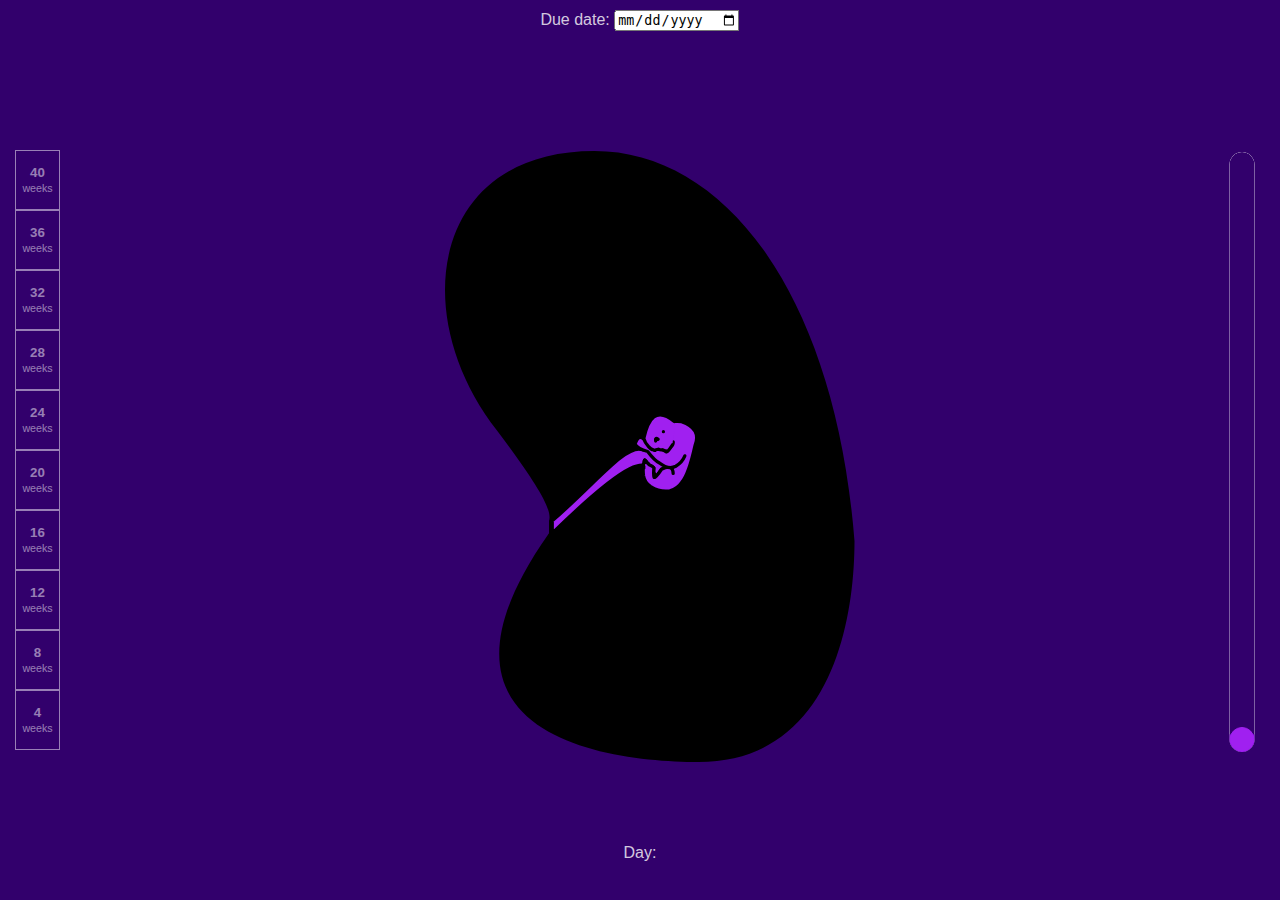
<file: index.html>
<!DOCTYPE html>
<html lang="en">
<head>
    <meta charset="UTF-8">
    <meta name="viewport" content="width=device-width, initial-scale=1.0">
    <title>Document</title>
    <link rel="stylesheet" href="style.css">
</head>
<body>
    <svg viewBox="0 0 100 100" id="babyProgression">
        <path d="M 36 62.8 C 14 94 45 98 59 98 C 79 98 83 77 83 64 C 80 26 63 4 43 4 C 18 4 14 29 28 47 C 34 55 36.6 59.2 36 60.9 Z" />
        <g fill="#A020F0" stroke="#000" stroke-linecap="round" stroke-linejoin="round" stroke-width="0.5">
            <path class="umbilical" d="">
                <animate attributeName="d" values="M 53.7 50.3 Q 52.2 50.3 50.2 49.7 C 47.6 49 42.9 55.3 36.5 60.9 V 62.8 C 49.1 50.3 50.8 51.5 52 53.1 Q 53.1 55.5 54.7 54.4 C 56.9 52.6 57 49.1 53.7 50.3; M 56 51 Q 53.7 50.8 50.7 53.2 C 48.8 53.3 46.8 53.4 36.5 60.9 V 62.8 C 47.2 55.6 48.5 54.9 52 56 Q 54 57 55.6 55.5 C 58 53 59 51 56 51; M 56 48 Q 53.4 53 54.1 55.7 C 51.4 57 50 53 36.5 60.9 V 62.8 C 50 55 50 58 55 57 Q 55 59 57.6 58.7 C 62 58 59 42 56 48; M 58 47 Q 53.4 53 55.5 57.7 C 51.4 57 51.8 55.7 36.5 60.9 V 62.8 C 50.2 56.3 52.3 60 56.2 59.3 Q 58 62 60.9 60.4 C 65 58 61 43 58 47; M 59 46 Q 54 53 54 59 C 48 56 42 59 36.5 60.9 V 62.8 C 42 61 49 58 54 61 Q 55 66 58 64 C 67 58 63 43 59 46; M 58 46 Q 55 52 58 60 C 55 58 45 63 36.5 60.9 V 62.8 C 46 65 51 60 58 62 Q 64 66 65 64 C 69 56 62 38 58 46; M 60 46 Q 56 49 55 61 C 46.3 58 41.3 59.5 36.5 60.9 V 62.8 C 49.4 60.7 55.5 63.8 56.6 69 Q 60 75 66 69 C 74 61 67 41 60 46; M 60 43 Q 55 47 53 58 C 42.5 64.4 41.2 60.7 36.5 60.9 V 62.8 C 47.2 63.5 50.9 64.2 54 65 Q 59 80 69 70 C 77 61 68 37 60 43;  M 56 48 Q 47 57 46.5 63.3 C 44 63.8 43.6 62.7 36.5 60.9 V 62.8 C 42.2 63.5 43.8 66 46.5 66.3 Q 65 89 71 74 C 78 57 71 33 56 48; M 53 48 Q 45 57 44.6 69.2 C 40.4 67.9 46.8 63.9 36.5 60.9 V 62.8 C 44 64.5 37.6 69.7 44.4 71.7 Q 63 99 71.1 79.6 C 84 46 62 37 53 48" dur="100s" begin="0" repeatCount="none" fill="freeze" />
            </path>
            <path class="bodyHead" d="">
                <animate attributeName="d" values="M 55.1 53.6 Q 55.2 52 53.4 52.8 Q 52.4 54.3 52.2 54.1 Q 52.1 53.7 52.2 52.6 A 1 1 0 0 0 51.9 52.3 L 51.5 52.1 L 51.4 52 A 1 1 0 0 0 51.1 51.7 L 51 51.5 L 50.8 51.3 A 1 1 0 0 0 50.7 51.6 L 50.7 51.8 L 50.6 52 A 1 1 0 0 0 50.7 52.3 Q 50.5 52.3 50.7 52.4 Q 50.5 52.4 50.6 53.6 Q 50.7 54.7 51.6 55.4 Q 53 56.4 54.5 56.2 Q 55.7 55.8 56.3 54.9 Q 57.3 53.7 58.3 49.4 Q 59.4 46.9 56.4 45.8 Q 55.9 45.7 55.3 45.8  C 52.6 43.5 51.7 45.3 50.7 48.1 Q 50.8 48.7 51.4 49.4 Q 51.8 49.9 52.1 49.9 Q 52.3 50.1 52.5 49.9 A 1 1 0 0 0 52.9 49.8 A 1 1 0 0 0 53.5 49.9 Q 53.9 50.1 54 50.1 Q 54 50.7 55 49.2; M 55.1 53.6 Q 52.8 53.3 52 55.4 Q 51.7 56 51.6 55.7 Q 51.2 55.7 51.1 55.3 A 1 1 0 0 0 50.4 55.2 L 50.4 55.2 L 50.4 55.2 A 1 1 0 0 0 50 55.3 L 50 55.3 L 49.6 55.3 A 1 1 0 0 0 49.7 55.3 L 49.4 55.6 L 49.2 55.9 A 1 1 0 0 0 48.9 56.4 Q 48.5 57.5 48.8 58.5 Q 49.1 59.2 49.7 59.3 Q 50.8 59.7 52.4 59.2 Q 54.5 58.7 56.3 57.7 Q 57.6 57 58.2 56.1 Q 60.3 54.5 60.8 48.8 Q 61.1 44.2 56.5 43.2 Q 55.6 43.1 54.9 42.7 C 50.2 39.9 44.4 44.4 48.8 49.8 Q 49.4 50.6 50 50.7 Q 50.4 50.8 50.8 50.7 Q 51.2 51.1 51.5 50.9 A 1 1 0 0 0 52 50.8 A 1 1 0 0 0 52.8 50.9 Q 53.1 51.1 53.6 50.8 Q 54 50.7 55 49.2; M 56.9 57.6 Q 52.6 55.9 52 58.5 Q 51.5 59.6 51.6 61.6 Q 50.5 61.9 49.7 61.8 A 1 1 0 0 0 49.4 62.4 L 49.5 62.4 L 49.4 62.4 A 1 1 0 0 0 49.6 62.6 L 49.6 62.6 L 49.8 62.8 A 1 1 0 0 0 49.8 62.8 L 50.1 63 L 50.1 62.9 A 1 1 0 0 0 50.5 63.1 Q 51.1 62.8 51.8 62.9 Q 52.8 62.9 52.7 61.8 Q 52.8 60.7 53.1 59.1 Q 53.3 58.3 56.4 60.2 Q 59.1 61.2 60.1 58.1 Q 60.6 55.5 61.1 51.1 Q 61.9 47.9 58.7 43.6 Q 58.2 43 57.8 41.9 C 54.5 32.7 44.1 40.7 48.5 45.3 Q 49.5 46 50.2 46.3 Q 50.7 46.5 50.7 47 Q 50.7 47.9 51.9 48 A 1 1 0 0 0 52.2 48.1 A 1 1 0 0 0 52.6 48.3 Q 52.9 48.8 53.6 48.4 Q 55.6 47.3 56 45; M 58.7 59.3 Q 52.9 53.9 50.1 59.5 Q 48.7 64.3 48.1 64.6 Q 47.2 65.3 45.2 65.3 A 1 1 0 0 0 45.5 66.3 L 45.5 66.3 L 45.5 66.3 A 1 1 0 0 0 45.8 66.7 L 45.8 66.7 L 45.8 66.8 A 1 1 0 0 0 46 67.1 L 46 67.1 L 46.1 67.4 A 1 1 0 0 0 46.9 67.4 Q 48.2 66.9 49.2 66 Q 51.2 66.5 50.1 64 Q 51.5 62.4 52.8 59.5 Q 55.3 62.5 58.9 63.1 Q 61.4 63.4 62.2 61.3 Q 64.3 57.8 64 51.8 Q 64 46.8 60.4 44.1 Q 59.1 43.2 58.6 41.5 C 56.6 29.8 41.8 36.6 46.5 44.3 Q 47.2 45.6 48.6 46 Q 49 46 49.5 47.1 Q 49.3 48.1 50.8 48.1 A 1 1 0 0 0 51.5 48.6 A 1 1 0 0 0 52.2 48.8 Q 52.1 49.2 53.4 49 Q 55.6 47.3 56 45; M 56.8 62.7 Q 52.9 53.9 49.5 59.3 Q 47.8 62.4 45.7 65.5 Q 44.3 66.6 42.5 66.6 A 1 1 0 0 0 41.5 67.2 L 41.9 67.4 L 41.8 67.4 A 1 1 0 0 0 42.4 68 L 42.5 68.1 L 42.5 68.1 A 1 1 0 0 0 43 68.7 L 43.1 68.7 L 43.2 68.6 A 1 1 0 0 0 43.9 69 Q 45.9 68.3 46.5 67.9 Q 48.8 69 48 65.4 Q 51.5 62.4 51.9 60.7 Q 53.6 67.5 55 67.9 Q 56.7 68.3 58.9 66.2 Q 65.9 60.9 65 52.3 Q 64.5 46.7 62 44.4 Q 61.3 42.7 61.7 41.2 C 66.8 25.3 44.9 27.5 47.8 40.1 Q 48.3 41.8 49.4 42.2 Q 50 42.7 49.9 43.7 Q 49.6 45.2 50.9 44.9 A 1 1 0 0 0 51.9 46.1 A 1 1 0 0 0 52.8 47.1 Q 53.1 47.9 53.8 47.4 Q 57.4 45.1 58.5 43.5; M 63.6 63.2 Q 52.9 53.9 52.7 60.9 Q 52.2 66.9 51.8 70.1 Q 50.4 72.7 47.3 73 A 1 1 0 0 0 48.2 74.3 L 48.8 74.2 L 48.2 74.3 A 1 1 0 0 0 49.2 75.2 L 49.5 74.9 L 49.2 75.2 A 1 1 0 0 0 50 75.4 L 50.2 75.1 L 50 75.4 A 1 1 0 0 0 51.4 75.6 Q 53.3 73.7 54.1 72.7 Q 56 72.1 54.4 70 Q 55.7 67.9 56.7 64.4 Q 58.1 67.3 60.8 69.2 Q 62.2 70.5 64.8 68.4 Q 70.4 62.2 68.9 53.4 Q 67.6 45.4 61.8 40.8 Q 60.3 39.1 60.3 36.8 C 60.6 21.4 39.6 25.3 41.9 38.1 Q 42.6 41.9 46.3 43.2 Q 47.1 44 46.9 44.9 Q 47 46.1 48.6 45.5 A 1 1 0 0 0 50 46.5 A 1 1 0 0 0 51 46.9 Q 52.1 48.3 53.1 47.3 Q 56.1 44.8 56.4 41.5; M 59.7 67.7 Q 52.1 51.3 47.9 63 Q 47 70.1 48.1 72.5 Q 45.6 73.2 43.2 70.8 A 1 1 0 0 0 42.1 72.4 L 43 73.1 L 42.2 72.6 A 1 1 0 0 0 42 74.1 L 42.8 74.1 L 42 74.1 A 1 1 0 0 0 42.6 75.5 L 43 75.4 L 42.6 75.5 A 1 1 0 0 0 43 76.6 Q 45.1 76.5 48.5 77.1 Q 49.9 78 51 76.4 Q 51.3 72.4 52.6 69 Q 53.3 73 54.2 74.7 Q 55.5 78.1 60.8 76.5 Q 73.6 70 71.7 53 Q 70.2 43.8 63.2 39.8 Q 60.9 37.3 61.5 35.2 C 60.5 14.5 36.1 22.9 40.6 36.9 Q 42.3 41.8 46.9 42.2 Q 48.3 43 48 44 Q 48.1 45.6 49.9 45 A 1 1 0 0 0 51.4 46.1 A 1 1 0 0 0 52.7 46.9 Q 53.2 48.6 54.6 47.8 Q 59 45.4 59.4 40.2; M 64.3 71.3 Q 53.2 51.8 47.8 62.5 Q 45.5 68.9 49.1 75.7 Q 47.8 73.2 47.3 70.9 A 1 1 0 0 0 46.4 71.3 L 46.4 71.6 L 46.3 71.5 A 1 1 0 0 0 45.4 72.3 L 45.6 72.5 L 45.4 72.3 A 1 1 0 0 0 44.7 73.3 L 44.7 73.3 L 44.7 73.3 A 1 1 0 0 0 44.2 74.4 Q 45.6 75.6 48.4 79.2 Q 52.1 83.4 52.8 78.5 Q 53.5 76.5 52.6 69 Q 53.1 74.8 54 77.1 Q 57.7 83.2 63.8 79.9 Q 76.9 70.7 74.3 53.4 Q 72.5 44.1 67.6 41.4 Q 60.9 37.3 59.9 34.3 C 57.4 7.3 27.3 21.9 35.6 37 Q 38.9 42.2 43.9 42.8 Q 44.6 43 44.9 44.3 Q 45.6 46.6 47.5 45 A 1 1 0 0 0 49.2 46.3 A 1 1 0 0 0 50.8 47.2 Q 52 48.9 53.8 47.5 Q 58 43.2 57.2 37.5; M 64.3 71.3 Q 53.2 51.8 44 61.4 Q 40.7 65.3 46.8 79.8 Q 46 77.8 45.2 76 A 1 1 0 0 0 43 76.6 L 43.5 77.1 L 42.9 76.6 A 1 1 0 0 0 41.9 77.6 L 42.5 78.1 L 41.9 77.6 A 1 1 0 0 0 41.1 79 L 41.9 79.6 L 41.1 79 A 1 1 0 0 0 40.5 80.3 Q 43.3 84.1 47.9 85.3 Q 52.8 88.5 53.1 84.5 Q 49.9 79.1 49 70.8 Q 49.9 79.1 53.1 84.5 Q 60 89.6 66.2 87.9 Q 79.6 81 77.8 53.9 Q 76 42.9 67.6 37.4 Q 64.5 35.8 63.1 33.3 C 55.4 -1.1 26.5 15.1 28.2 30.9 Q 29.1 42.5 39.3 43.7 Q 41.7 43.3 42.2 45.4 Q 42.5 49 45.4 47.6 A 1 1 0 0 0 48 47.3 A 1 1 0 0 0 50.1 47.8 Q 51.4 49 52.1 48.4 Q 58 43.2 56.1 36.5; M 64.7 75.7 Q 50.8 52.3 41.3 62.7 Q 35.2 69.3 43.3 85.8 Q 41.1 81.9 40.4 81.4 A 1 1 0 0 0 38.9 82.5 L 39.5 83.2 L 38.9 82.4 A 1 1 0 0 0 37.4 83.6 L 38.4 84.6 L 37.4 83.6 A 1 1 0 0 0 36.1 85.1 L 37.2 86 L 36.7 85.6 A 1 1 0 0 0 35.6 87.2 Q 39.5 91.2 43.5 92.8 Q 50.2 97.6 51.7 92.7 Q 48.4 90.4 45.8 75 Q 48.4 90.3 51.7 92.7 Q 58.3 98.7 67.3 96.4 Q 85.9 87.5 81.9 54 Q 77.3 37.8 67.2 33.1 Q 64.4 31.6 63.2 27 C 57.7 -6.4 19.7 -0.2 20.6 27.2 Q 22.5 40.8 35 42 Q 37.7 42 37.5 45.5 Q 37.7 47.7 41.8 46.1 A 1 1 0 0 0 45.1 46.7 A 1 1 0 0 0 47.8 46.5 Q 48.2 48.3 50 47.7 Q 59.5 38.9 53.3 31.4" dur="100s" begin="0" repeatCount="none" fill="freeze" />
            </path>
            <path class="body" d="">
                <animate attributeName="d" values="M 55.1 53.6 Q 55.2 52 53.4 52.8 Q 52.4 54.3 52.2 54.1 Q 52.1 53.7 52.2 52.6 A 1 1 0 0 0 51.9 52.3 L 51.5 52.1 L 51.4 52 A 1 1 0 0 0 51.1 51.7 L 51 51.5 L 50.8 51.3 A 1 1 0 0 0 50.7 51.6 L 50.7 51.8 L 50.6 52 A 1 1 0 0 0 50.7 52.3 Q 50.5 52.3 50.7 52.4 Q 50.5 52.4 50.6 53.6 Q 50.7 54.7 51.6 55.4 Q 53 56.4 54.5 56.2 Q 55.7 55.8 56.3 54.9 Q 57.3 53.7 58.3 49.4 Q 59.4 46.9 56.4 45.8 Q 55.9 45.7 55.3 45.8; M 55.1 53.6 Q 52.8 53.3 52 55.4 Q 51.7 56 51.6 55.7 Q 51.2 55.7 51.1 55.3 A 1 1 0 0 0 50.4 55.2 L 50.4 55.2 L 50.4 55.2 A 1 1 0 0 0 50 55.3 L 50 55.3 L 49.6 55.3 A 1 1 0 0 0 49.7 55.3 L 49.4 55.6 L 49.2 55.9 A 1 1 0 0 0 48.9 56.4 Q 48.5 57.5 48.8 58.5 Q 49.1 59.2 49.7 59.3 Q 50.8 59.7 52.4 59.2 Q 54.5 58.7 56.3 57.7 Q 57.6 57 58.2 56.1 Q 60.3 54.5 60.8 48.8 Q 61.1 44.2 56.5 43.2 Q 55.6 43.1 54.9 42.7; M 56.9 57.6 Q 52.6 55.9 52 58.5 Q 51.5 59.6 51.6 61.6 Q 50.5 61.9 49.7 61.8 A 1 1 0 0 0 49.4 62.4 L 49.5 62.4 L 49.4 62.4 A 1 1 0 0 0 49.6 62.6 L 49.6 62.6 L 49.8 62.8 A 1 1 0 0 0 49.8 62.8 L 50.1 63 L 50.1 62.9 A 1 1 0 0 0 50.5 63.1 Q 51.1 62.8 51.8 62.9 Q 52.8 62.9 52.7 61.8 Q 52.8 60.7 53.1 59.1 Q 53.3 58.3 56.4 60.2 Q 59.1 61.2 60.1 58.1 Q 60.6 55.5 61.1 51.1 Q 61.9 47.9 58.7 43.6 Q 58.2 43 57.8 41.9; M 58.7 59.3 Q 52.9 53.9 50.1 59.5 Q 48.7 64.3 48.1 64.6 Q 47.2 65.3 45.2 65.3 A 1 1 0 0 0 45.5 66.3 L 45.5 66.3 L 45.5 66.3 A 1 1 0 0 0 45.8 66.7 L 45.8 66.7 L 45.8 66.8 A 1 1 0 0 0 46 67.1 L 46 67.1 L 46.1 67.4 A 1 1 0 0 0 46.9 67.4 Q 48.2 66.9 49.2 66 Q 51.2 66.5 50.1 64 Q 51.5 62.4 52.8 59.5 Q 55.3 62.5 58.9 63.1 Q 61.4 63.4 62.2 61.3 Q 64.3 57.8 64 51.8 Q 64 46.8 60.4 44.1 Q 59.1 43.2 58.6 41.5; M 56.8 62.7 Q 52.9 53.9 49.5 59.3 Q 47.8 62.4 45.7 65.5 Q 44.3 66.6 42.5 66.6 A 1 1 0 0 0 41.5 67.2 L 41.9 67.4 L 41.8 67.4 A 1 1 0 0 0 42.4 68 L 42.5 68.1 L 42.5 68.1 A 1 1 0 0 0 43 68.7 L 43.1 68.7 L 43.2 68.6 A 1 1 0 0 0 43.9 69 Q 45.9 68.3 46.5 67.9 Q 48.8 69 48 65.4 Q 51.5 62.4 51.9 60.7 Q 53.6 67.5 55 67.9 Q 56.7 68.3 58.9 66.2 Q 65.9 60.9 65 52.3 Q 64.5 46.7 62 44.4 Q 61.3 42.7 61.7 41.2; M 63.6 63.2 Q 52.9 53.9 52.7 60.9 Q 52.2 66.9 51.8 70.1 Q 50.4 72.7 47.3 73 A 1 1 0 0 0 48.2 74.3 L 48.8 74.2 L 48.2 74.3 A 1 1 0 0 0 49.2 75.2 L 49.5 74.9 L 49.2 75.2 A 1 1 0 0 0 50 75.4 L 50.2 75.1 L 50 75.4 A 1 1 0 0 0 51.4 75.6 Q 53.3 73.7 54.1 72.7 Q 56 72.1 54.4 70 Q 55.7 67.9 56.7 64.4 Q 58.1 67.3 60.8 69.2 Q 62.2 70.5 64.8 68.4 Q 70.4 62.2 68.9 53.4 Q 67.6 45.4 61.8 40.8 Q 60.3 39.1 60.3 36.8; M 59.7 67.7 Q 52.1 51.3 47.9 63 Q 47 70.1 48.1 72.5 Q 45.6 73.2 43.2 70.8 A 1 1 0 0 0 42.1 72.4 L 43 73.1 L 42.2 72.6 A 1 1 0 0 0 42 74.1 L 42.8 74.1 L 42 74.1 A 1 1 0 0 0 42.6 75.5 L 43 75.4 L 42.6 75.5 A 1 1 0 0 0 43 76.6 Q 45.1 76.5 48.5 77.1 Q 49.9 78 51 76.4 Q 51.3 72.4 52.6 69 Q 53.3 73 54.2 74.7 Q 55.5 78.1 60.8 76.5 Q 73.6 70 71.7 53 Q 70.2 43.8 63.2 39.8 Q 60.9 37.3 61.5 35.2; M 64.3 71.3 Q 53.2 51.8 47.8 62.5 Q 45.5 68.9 49.1 75.7 Q 47.8 73.2 47.3 70.9 A 1 1 0 0 0 46.4 71.3 L 46.4 71.6 L 46.3 71.5 A 1 1 0 0 0 45.4 72.3 L 45.6 72.5 L 45.4 72.3 A 1 1 0 0 0 44.7 73.3 L 44.7 73.3 L 44.7 73.3 A 1 1 0 0 0 44.2 74.4 Q 45.6 75.6 48.4 79.2 Q 52.1 83.4 52.8 78.5 Q 53.5 76.5 52.6 69 Q 53.1 74.8 54 77.1 Q 57.7 83.2 63.8 79.9 Q 76.9 70.7 74.3 53.4 Q 72.5 44.1 67.6 41.4 Q 60.9 37.3 59.9 34.3; M 64.3 71.3 Q 53.2 51.8 44 61.4 Q 40.7 65.3 46.8 79.8 Q 46 77.8 45.2 76 A 1 1 0 0 0 43 76.6 L 43.5 77.1 L 42.9 76.6 A 1 1 0 0 0 41.9 77.6 L 42.5 78.1 L 41.9 77.6 A 1 1 0 0 0 41.1 79 L 41.9 79.6 L 41.1 79 A 1 1 0 0 0 40.5 80.3 Q 43.3 84.1 47.9 85.3 Q 52.8 88.5 53.1 84.5 Q 49.9 79.1 49 70.8 Q 49.9 79.1 53.1 84.5 Q 60 89.6 66.2 87.9 Q 79.6 81 77.8 53.9 Q 76 42.9 67.6 37.4 Q 64.5 35.8 63.1 33.3; M 64.7 75.7 Q 50.8 52.3 41.3 62.7 Q 35.2 69.3 43.3 85.8 Q 41.1 81.9 40.4 81.4 A 1 1 0 0 0 38.9 82.5 L 39.5 83.2 L 38.9 82.4 A 1 1 0 0 0 37.4 83.6 L 38.4 84.6 L 37.4 83.6 A 1 1 0 0 0 36.1 85.1 L 37.2 86 L 36.7 85.6 A 1 1 0 0 0 35.6 87.2 Q 39.5 91.2 43.5 92.8 Q 50.2 97.6 51.7 92.7 Q 48.4 90.4 45.8 75 Q 48.4 90.3 51.7 92.7 Q 58.3 98.7 67.3 96.4 Q 85.9 87.5 81.9 54 Q 77.3 37.8 67.2 33.1 Q 64.4 31.6 63.2 27" dur="100s" begin="0" repeatCount="none" fill="freeze" />
            </path>
            <path class="arm" d="">
                <animate attributeName="d" values="M 55 48.8 Q 55.1 49 55 49.2 Q 54.7 49.5 54.3 50 Q 54.2 50.2 54.1 50.2 Q 53.7 49.9 50.9 48.5 A 1 1 0 0 0 50.8 48.4 Q 51.4 49.2 50.7 48.3 Q 49.9 47.1 49.2 48.8 Q 49.6 49.6 51.2 50 Q 52.2 51.5 53 52 Q 54.4 53.1 55.5 52.5 Q 56.5 51.9 56.9 50.9; M 56.9 48.2 Q 55.5 48.5 55.2 49.1 Q 54.7 49.5 54.3 50 Q 53.8 51 52.9 50.8 Q 52.5 50.9 51.9 50.9 A 1 1 0 0 0 51.2 51.3 Q 50.8 51.2 50.7 51.2 Q 49.3 51.6 49.7 53.5 Q 49.9 53.9 50.9 53.8 Q 52.6 53.7 53 52 Q 54.4 53.1 55.5 52.5 Q 56.5 51.9 56.9 50.9; M 57.3 46.7 Q 55.1 46.7 54.8 48.6 Q 54.7 49.6 54.3 50 Q 53.5 49.9 52.5 49.1 Q 52.2 48.9 52.3 48.6 A 1 1 0 0 0 51.8 48.1 Q 50.4 47.3 50.1 47.8 Q 49.6 48.6 50.1 50 Q 50.7 50.5 51.4 50.4 Q 52.3 50.9 53.2 51.9 Q 54.4 53.1 55.7 51.9 Q 56.4 51.1 57.2 50.3; M 58.2 46.7 Q 57.1 47.1 56.4 48.6 Q 55.5 50.2 55 53 Q 53.5 52 49.8 51.2 Q 49.2 50.7 49 50.2 A 1 1 0 0 0 48.1 50.6 Q 47.1 49.6 46.4 50.5 Q 45.3 51.7 46.6 53 Q 47.6 53.3 49.3 52.7 Q 51.3 54.2 53.2 54.8 Q 55.6 55.6 56.7 54.3 Q 58 52.1 59.5 50.9; M 59 46.2 Q 57.1 47.1 56.4 48.6 Q 55.5 50.2 55 52 Q 53.7 51.9 52.1 48.9 Q 51.8 48.4 52 47.3 A 1 1 0 0 0 50.8 46.2 Q 50.2 46.3 49.5 45.5 Q 47.3 46.2 47.8 47.8 Q 49.1 49.5 50.2 49.7 Q 52.2 53.5 53.7 54.7 Q 55.6 55.9 56.7 54.3 Q 58 52.1 59.5 50.9; M 58.8 43.6 Q 56.3 45.7 56.1 48.2 Q 55.9 50.8 56.1 52.4 Q 53.7 51.9 50.4 51.3 Q 49.1 50.5 48.3 50.8 A 1 1 0 0 0 47.4 51.6 Q 45.7 51 45.3 52.1 Q 45.3 55 48.3 55.2 Q 49.2 55.4 50.7 54.1 Q 52.5 54.9 55.2 55.6 Q 56.4 56.1 57.4 55.7 Q 61 53.7 62.1 49.2; M 60.3 43.3 Q 58.8 44.5 57.7 47.9 Q 56.7 50.9 56.6 53.3 Q 54.3 49.1 53.5 48.5 Q 53.4 47.9 53.6 47.5 A 1 1 0 0 0 51.9 46.3 Q 51.9 44.8 51.2 44.2 Q 45.6 44.6 48.1 47.3 Q 48.4 47.8 50.7 49.3 Q 51.2 52.3 52.1 56.1 Q 54.6 63.5 59.8 58.4 Q 63.8 54.5 65.8 48.9; M 60.5 40.4 Q 57.4 44 56.5 48.2 Q 56 51.2 56 52.6 Q 51.8 49.2 51.2 48.3 Q 50.2 48.3 50.6 47.5 A 1 1 0 0 0 48.7 46.4 Q 48.8 45.3 48.5 45.2 Q 42.4 45.7 44.7 49.9 Q 46 51.7 48 51.6 Q 49.3 52.9 50.9 56.8 Q 54.6 63.5 59.8 58.4 Q 63.8 54.5 65.8 48.9; M 59.2 41.6 Q 53.3 44 52.2 48.6 Q 52.5 51 49.9 54 Q 47.5 52.5 45.8 49.3 Q 44.9 48.4 44.3 47.3 A 1 1 0 0 0 42.4 46 Q 41.9 43.8 41.1 44 Q 37.9 43.7 37.1 48.5 Q 37.6 50.4 41.6 52.4 Q 41.8 55.7 44.2 60.6 Q 48.7 68.3 53.9 62.1 Q 59.4 56.3 61.4 52.4; M 56.7 39.6 Q 52 42 50 50 Q 49.2 53.1 47.7 54.6 Q 45 54.3 43.6 50.8 Q 42.4 49.1 43.9 44.9 A 1 1 0 0 0 42 44.4 Q 40.1 46.7 41.3 42.9 Q 35.6 40.1 32.5 44.6 Q 30.2 50.3 36.7 52.2 Q 38.1 57.2 41.2 62.7 Q 46 69.7 53.9 62.1 Q 59.4 56.3 62.6 50.1" dur="100s" begin="0" repeatCount="none" fill="freeze" />
            </path>
            <path class="head" d="">
                <animate attributeName="d" values="M 55.3 45.8 C 52.6 43.5 51.7 45.3 50.7 48.1 Q 50.8 48.7 51.4 49.4 Q 51.8 49.9 52.1 49.9 Q 52.3 50.1 52.5 49.9 A 1 1 0 0 0 52.9 49.8 A 1 1 0 0 0 53.5 49.9 Q 53.9 50.1 54 50.1 Q 54 50.7 55 49.2; M 54.9 42.7 C 50.2 39.9 44.4 44.4 48.8 49.8 Q 49.4 50.6 50 50.7 Q 50.4 50.8 50.8 50.7 Q 51.2 51.1 51.5 50.9 A 1 1 0 0 0 52 50.8 A 1 1 0 0 0 52.8 50.9 Q 53.1 51.1 53.6 50.8 Q 54 50.7 55 49.2; M 57.8 41.9 C 54.5 32.7 44.1 40.7 48.5 45.3 Q 49.5 46 50.2 46.3 Q 50.7 46.5 50.7 47 Q 50.7 47.9 51.9 48 A 1 1 0 0 0 52.2 48.1 A 1 1 0 0 0 52.6 48.3 Q 52.9 48.8 53.6 48.4 Q 55.6 47.3 56 45; M 58.6 41.5 C 56.6 29.8 41.8 36.6 46.5 44.3 Q 47.2 45.6 48.6 46 Q 49 46 49.5 47.1 Q 49.3 48.1 50.8 48.1 A 1 1 0 0 0 51.5 48.6 A 1 1 0 0 0 52.2 48.8 Q 52.1 49.2 53.4 49 Q 55.6 47.3 56 45; M 61.7 41.2 C 66.8 25.3 44.9 27.5 47.8 40.1 Q 48.3 41.8 49.4 42.2 Q 50 42.7 49.9 43.7 Q 49.6 45.2 50.9 44.9 A 1 1 0 0 0 51.9 46.1 A 1 1 0 0 0 52.8 47.1 Q 53.1 47.9 53.8 47.4 Q 57.4 45.1 58.5 43.5; M 60.3 36.8 C 60.6 21.4 39.6 25.3 41.9 38.1 Q 42.6 41.9 46.3 43.2 Q 47.1 44 46.9 44.9 Q 47 46.1 48.6 45.5 A 1 1 0 0 0 50 46.5 A 1 1 0 0 0 51 46.9 Q 52.1 48.3 53.1 47.3 Q 56.1 44.8 56.4 41.5; M 61.5 35.2 C 60.5 14.5 36.1 22.9 40.6 36.9 Q 42.3 41.8 46.9 42.2 Q 48.3 43 48 44 Q 48.1 45.6 49.9 45 A 1 1 0 0 0 51.4 46.1 A 1 1 0 0 0 52.7 46.9 Q 53.2 48.6 54.6 47.8 Q 59 45.4 59.4 40.2; M 59.9 34.3 C 57.4 7.3 27.3 21.9 35.6 37 Q 38.9 42.2 43.9 42.8 Q 44.6 43 44.9 44.3 Q 45.6 46.6 47.5 45 A 1 1 0 0 0 49.2 46.3 A 1 1 0 0 0 50.8 47.2 Q 52 48.9 53.8 47.5 Q 58 43.2 57.2 37.5; M 63.2 33.3 C 55.4 -1.1 26.5 15.1 28.2 30.9 Q 29.1 42.5 39.3 43.7 Q 41.7 43.3 42.2 45.4 Q 42.5 49 45.4 47.6 A 1 1 0 0 0 48 47.3 A 1 1 0 0 0 50.1 47.8 Q 51.4 49 52.1 48.4 Q 58 43.2 56.1 36.5; M 63.2 27 C 57.7 -6.4 19.7 -0.2 20.6 27.2 Q 22.5 40.8 35 42 Q 37.7 42 37.5 45.5 Q 37.7 47.7 41.8 46.1 A 1 1 0 0 0 45.1 46.7 A 1 1 0 0 0 47.8 46.5 Q 48.2 48.3 50 47.7 Q 59.5 38.9 53.3 31.4" dur="100s" begin="0" repeatCount="none" fill="freeze" />
            </path>
            <path class="eyeEar" d="">
                <animate attributeName="d" values="M 52.9 48.4 Q 52.3 48 52.5 48.7 M 53.6 47.3 C 53.6 47.3 53.6 47.3 53.6 47.3 M 53.6 47.3 C 53.6 47.3 53.6 47.3 53.6 47.3; M 51.1 47.8 Q 52 47.5 51 47.3M 53.6 45.3 C 53.6 45.3 53.6 45.3 53.6 45.3M 53.6 45.3 C 53.6 45.3 53.6 45.3 53.6 45.3; M 51.3 46.2 Q 52 46.2 52.1 45.6M 54.1 42.5 C 54.2 41.8 55.5 42.4 54.8 43.5M 54.3 42.6 C 54.6 42.5 54.8 42.7 54.7 43; M 50.3 45.9 Q 50.9 45.9 51.4 45.1M 53.6 42 C 54.3 40.7 55.6 42 55.2 43.7M 54.2 42.3 C 54.4 41.8 54.9 42.3 54.7 43; M 51.1 42.3 Q 52 42.3 52.6 41.4 M 56.6 38.9 C 57.4 37.4 61 38.8 58 41.9 M 57.1 39.7 C 57.6 38.6 59 39.4 58.1 40.6; M 48.5 41.5 Q 49.2 41.3 50 40.5M 52.5 36.1 C 53 33.8 57.2 35.5 55 38.8M 53.3 36.7 C 53.5 35.6 55.1 36.3 54.7 37.5; M 48.5 41.5 Q 49.2 41.3 50 40.5M 53.3 34.9 C 52.7 33.4 58.1 31.8 56.1 38M 54.1 35.6 C 54.1 34.5 55.9 34.6 55.5 36.1; M 45.1 41.6 Q 46 41.4 46.6 40.4M 49.8 33.3 C 50.1 29.9 56.7 31.4 53.6 36.1M 51 33.7 C 51.3 32.6 53.3 32.3 53.1 34.7; M 41.9 42.6 Q 43.5 41.3 44.1 39.7M 45.8 29.4 C 45.8 25.7 55.1 25.2 51.5 34.3M 47.5 29.6 C 48.6 27.2 51 28.8 50.5 31.1; M 38.2 40.5 Q 39.9 38.3 40.1 36.7M 42.9 25.6 C 44 17 55.1 25.2 49.9 29.8M 45.7 27.2 C 46.219 24.237 48.3 25.5 48.2 27.3" dur="100s" begin="0" repeatCount="none" fill="freeze" />
            </path>
        </g>
    </svg>
    
    <div class="controls">
        <div class="container">
            <button onclick="setProgress(252)">40<br /><span>weeks</span></button>
            <button onclick="setProgress(224)">36<br /><span>weeks</span></button>
            <button onclick="setProgress(196)">32<br /><span>weeks</span></button>
            <button onclick="setProgress(168)">28<br /><span>weeks</span></button>
            <button onclick="setProgress(140)">24<br /><span>weeks</span></button>
            <button onclick="setProgress(112)">20<br /><span>weeks</span></button>
            <button onclick="setProgress(84)">16<br /><span>weeks</span></button>
            <button onclick="setProgress(56)">12<br /><span>weeks</span></button>
            <button onclick="setProgress(28)">8<br /><span>weeks</span></button>
            <button onclick="setProgress(0)">4<br /><span>weeks</span></button>
        </div>
    </div>
    <div class="slider">
        <input type="range" id="scaleSlider" min="0" max="252" step="1" value="0">
    </div>
    <div class="daysSection" title="Day of pregnancy">
        <span>Day:</span>
        <br />
        <span class="days">&nbsp;</span>
    </div>
    <div class="dateSection">
        <label for="dueDate">Due date:</label>
        <input type="date" id="dueDate">
    </div>
        <!-- <path fill-rule="evenodd" clip-rule="evenodd"
         d="M48.854 0C21.839 0 0 22 0 49.217c0 21.756 13.993 40.172 33.405 46.69 2.427.49 3.316-1.059 
         3.316-2.362 0-1.141-.08-5.052-.08-9.127-13.59 2.934-16.42-5.867-16.42-5.867-2.184-5.704-5.42-7.17-5.42-7.17-4.448-3.015.324-3.015.324-3.015
          4.934.326 7.523 5.052 7.523 5.052 4.367 7.496 11.404 5.378 14.235 4.074.404-3.178 1.699-5.378 3.074-6.6-10.839-1.141-22.243-5.378-22.243-24.283
           0-5.378 1.94-9.778 5.014-13.2-.485-1.222-2.184-6.275.486-13.038 0 0 4.125-1.304 13.426 5.052a46.97 46.97 0 0 1 12.214-1.63c4.125 0 
           8.33.571 12.213 1.63 9.302-6.356 13.427-5.052 13.427-5.052 2.67 6.763.97 11.816.485 13.038 3.155 3.422 5.015 7.822 5.015 13.2 0 
           18.905-11.404 23.06-22.324 24.283 1.78 1.548 3.316 4.481 3.316 9.126 0 6.6-.08 11.897-.08 13.526 0 1.304.89 2.853 3.316 2.364 
           19.412-6.52 33.405-24.935 33.405-46.691C97.707 22 75.788 0 48.854 0z" fill="#000"/> -->
        </svg></a>
        <script src="script.js"></script>
</body>
</html>
</file>
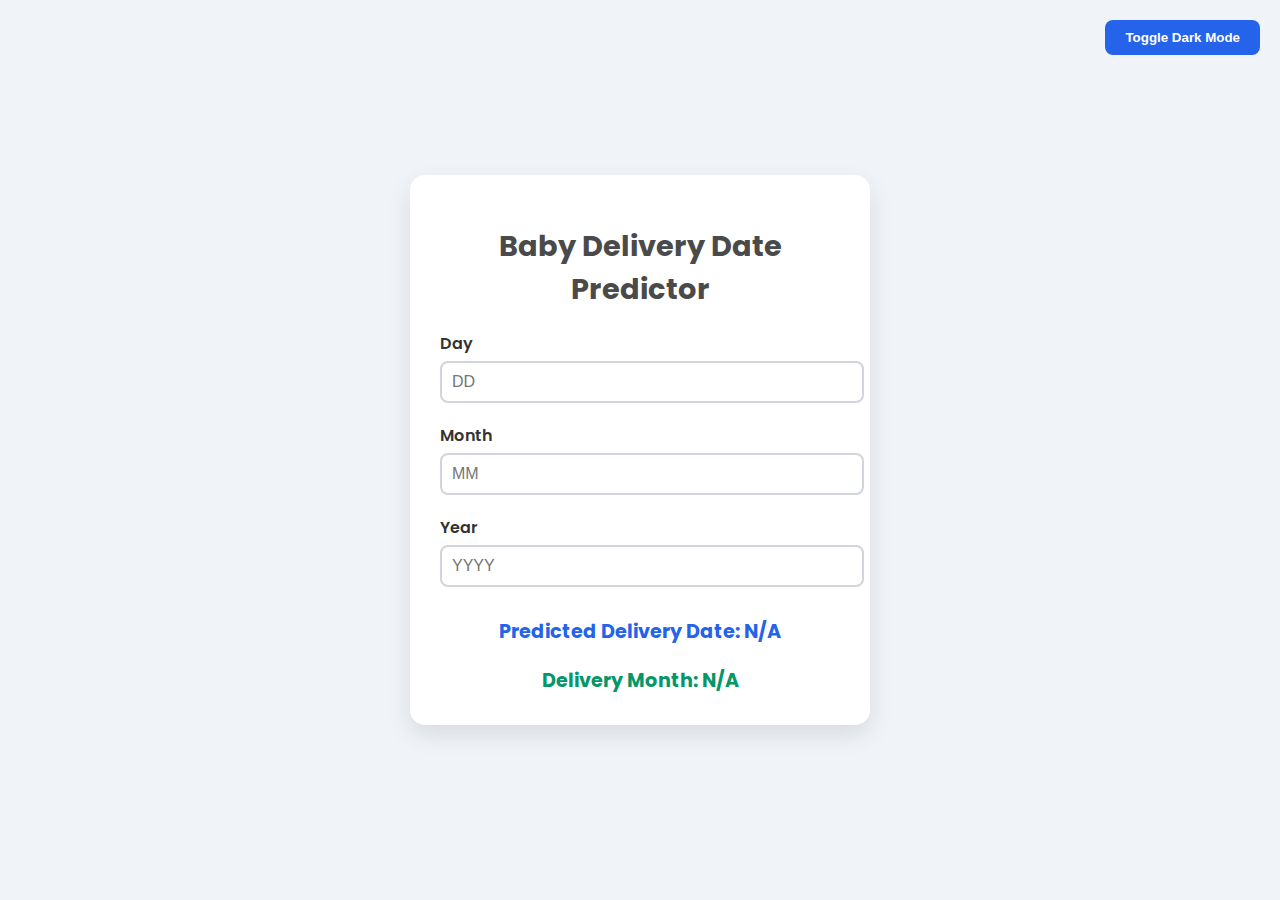
<file: date.html>
<!DOCTYPE html>
<html lang="en">
<head>
    <meta charset="UTF-8">
    <meta name="viewport" content="width=device-width, initial-scale=1.0">
    <title>Baby Delivery Date Predictor</title>
    <link href="https://fonts.googleapis.com/css2?family=Poppins:wght@300;400;600&display=swap" rel="stylesheet">
    <style>
        body {
            font-family: 'Poppins', sans-serif;
            margin: 0;
            padding: 0;
            background-color: #f0f4f8;
            color: #333;
            display: flex;
            justify-content: center;
            align-items: center;
            height: 100vh;
            transition: background-color 0.3s ease;
        }

        body.dark-mode {
            background-color: #1f2933;
            color: #f0f4f8;
        }

        .container {
            max-width: 400px;
            width: 90%;
            padding: 30px;
            background: #ffffff;
            border-radius: 15px;
            box-shadow: 0 10px 25px rgba(0, 0, 0, 0.1);
            text-align: center;
            transition: background-color 0.3s ease, color 0.3s ease;
        }

        .container.dark-mode {
            background-color: #323f4b;
        }

        h1 {
            font-size: 1.8rem;
            color: #4a4a4a;
            margin-bottom: 20px;
        }

        h1.dark-mode {
            color: #f0f4f8;
        }

        .input-wrapper {
            display: flex;
            flex-direction: column;
            gap: 20px;
            margin-bottom: 30px;
        }

        .input-group {
            text-align: left;
        }

        .input-group label {
            font-weight: 600;
            margin-bottom: 5px;
            display: block;
        }

        .input-group label.dark-mode {
            color: #cbd5e0;
        }

        input[type="number"] {
            width: 100%;
            padding: 10px;
            border: 2px solid #d1d5db;
            border-radius: 8px;
            font-size: 1em;
            outline: none;
            transition: border-color 0.3s ease, box-shadow 0.3s ease;
        }

        input[type="number"]:focus {
            border-color: #2563eb;
            box-shadow: 0 0 5px rgba(37, 99, 235, 0.5);
        }

        input[type="number"].dark-mode {
            background-color: #475569;
            color: #f0f4f8;
            border-color: #64748b;
        }

        .result, .month-prediction {
            font-size: 1.2rem;
            font-weight: bold;
            margin-top: 20px;
        }

        .result {
            color: #2563eb;
        }

        .result.dark-mode {
            color: #93c5fd;
        }

        .month-prediction {
            color: #059669;
        }

        .month-prediction.dark-mode {
            color: #6ee7b7;
        }

        .toggle-wrapper {
            position: absolute;
            top: 20px;
            right: 20px;
        }

        .toggle-wrapper button {
            padding: 10px 20px;
            background-color: #2563eb;
            color: #fff;
            border: none;
            border-radius: 8px;
            cursor: pointer;
            font-weight: 600;
            transition: background-color 0.3s ease;
        }

        .toggle-wrapper button:hover {
            background-color: #1d4ed8;
        }
    </style>
</head>
<body>
    <div class="toggle-wrapper">
        <button onclick="toggleDarkMode()">Toggle Dark Mode</button>
    </div>

    <div class="container">
        <h1 class="title">Baby Delivery Date Predictor</h1>
        <div class="input-wrapper">
            <div class="input-group">
                <label for="day">Day</label>
                <input type="number" id="day" min="1" max="31" placeholder="DD" />
            </div>
            <div class="input-group">
                <label for="month">Month</label>
                <input type="number" id="month" min="1" max="12" placeholder="MM" />
            </div>
            <div class="input-group">
                <label for="year">Year</label>
                <input type="number" id="year" placeholder="YYYY" />
            </div>
        </div>
        <div class="result" id="predictedDate">Predicted Delivery Date: N/A</div>
        <div class="month-prediction" id="predictedMonth">Delivery Month: N/A</div>
    </div>

    <script>
        const dayInput = document.getElementById("day");
        const monthInput = document.getElementById("month");
        const yearInput = document.getElementById("year");
        const predictedDateDiv = document.getElementById("predictedDate");
        const predictedMonthDiv = document.getElementById("predictedMonth");

        function predictDeliveryDate(conceptionDate) {
            const conception = new Date(conceptionDate);
            const deliveryDate = new Date(conception.getTime() + 280 * 24 * 60 * 60 * 1000);
            return deliveryDate.toLocaleDateString(undefined, {
                year: 'numeric', month: 'long', day: 'numeric'
            });
        }

        function predictDeliveryMonth(conceptionDate) {
            const conception = new Date(conceptionDate);
            const deliveryDate = new Date(conception.getTime() + 280 * 24 * 60 * 60 * 1000);
            return deliveryDate.toLocaleDateString(undefined, {
                year: 'numeric', month: 'long'
            });
        }

        function handleDateInput() {
            const day = dayInput.value;
            const month = monthInput.value;
            const year = yearInput.value;

            if (day && month && year) {
                const conceptionDateValue = `${year}-${month}-${day}`;
                const predictedDate = predictDeliveryDate(conceptionDateValue);
                const predictedMonth = predictDeliveryMonth(conceptionDateValue);
                predictedDateDiv.textContent = `Predicted Delivery Date: ${predictedDate}`;
                predictedMonthDiv.textContent = `Delivery Month: ${predictedMonth}`;
            } else {
                predictedDateDiv.textContent = `Predicted Delivery Date: N/A`;
                predictedMonthDiv.textContent = `Delivery Month: N/A`;
            }
        }

        dayInput.addEventListener("input", handleDateInput);
        monthInput.addEventListener("input", handleDateInput);
        yearInput.addEventListener("input", handleDateInput);

        function toggleDarkMode() {
            document.body.classList.toggle('dark-mode');
            document.querySelector('.container').classList.toggle('dark-mode');
            document.querySelector('h1').classList.toggle('dark-mode');
            document.querySelectorAll('label').forEach(label => label.classList.toggle('dark-mode'));
            document.querySelectorAll('input[type="number"]').forEach(input => input.classList.toggle('dark-mode'));
            document.querySelector('.result').classList.toggle('dark-mode');
            document.querySelector('.month-prediction').classList.toggle('dark-mode');
        }
    </script>
</body>
</html>
</file>
<file: style.css>
body {
	background: rgb(50, 0, 108);
	font-family: "Roboto", sans-serif;
	margin: 0, auto;
}
#babyProgression {
	position: absolute;
	top: 50%;
	left: 50%;
	transform: translate(-50%, -50%);
	height: 100%;
	width: 100%;
	max-width: 100%;
	max-height: calc(100% - 250px);
	min-height: 100px;
}
.maskLine {
	transition: d 310ms;
}
.maskLine:nth-of-type(2) {
	transition: d 300ms;
}
.controls {
	position: absolute;
	top: 50%;
	left: 15px;
	transform: translate(0%, -50%);
	height: calc(100vh - 6em);
	max-height: 600px;
}
.slider {
	position: absolute;
	display: block;
	top: 50%;
	right: 15px;
	transform: translate(0%, -50%);
	width: 50px;
	height: calc(100vh - 6em);
	max-height: 600px;
}
#scaleSlider {
	position: absolute;
	width: calc(100vh - 6em);
	max-width: 600px;
	cursor: pointer;
	top: 50%;
	left: 50%;
	transform: translate(-50%, -50%) rotate(-90deg);
}
.container {
	display: flex;
	flex-direction: column;
	width: 45px;
	justify-content: space-between;
	height: 100%;
}

.container > button {
	cursor: pointer;
	color: rgba(255, 255, 255, 0.5);
	background: none;
	border: 1px solid rgba(255, 255, 255, 0.5);
	flex: 1;
	margin: 0px;
	padding-top: 4px;
	padding-bottom: 4px;
	padding-left: 0px;
	padding-right: 0px;
	font-family: "Roboto", sans-serif;
	font-weight: bold;
}
.container > button:hover,
.container > button:focus,
.container > button:active {
	border: 1px solid #fff;
	color: #fff;
}
.container > button > span {
	font-weight: 100;
	font-size: 0.8em;
}
.daysSection {
	text-align: center;
	font-family: "Roboto", sans-serif;
	position: absolute;
	bottom: 10px;
	left: 50%;
	transform: translate(-50%);
	color: rgba(255, 255, 255, 0.8);
}
.days {
	font-size: 1.5em;
	font-weight: 600;
}
.dateSection {
	text-align: center;
	font-family: "Roboto", sans-serif;
	position: absolute;
	top: 10px;
	left: 50%;
	transform: translate(-50%);
	color: rgba(255, 255, 255, 0.8);
}
input[type="range"] {
	-webkit-appearance: none;
	appearance: none;
	width: 100%;
	cursor: pointer;
	outline: none;
	overflow: hidden;
	border-radius: 25px;
}
input[type="range"]::-webkit-slider-runnable-track {
	height: 25px;
	background: rgb(50, 0, 108);
	border-radius: 25px;
}
input[type="range"]::-moz-range-track {
	height: 25px;
	background: rgb(50, 0, 108);
	border-radius: 25px;
}
input[type="range"]::-webkit-slider-thumb {
	-webkit-appearance: none;
	appearance: none;
	height: 25px;
	width: 25px;
	background-color: #a020f0;
	border-radius: 50%;
	border: 1px solid #a020f0;
	box-shadow: -407px 0 0 400px rgb(100, 0, 180);
}
input[type="range"]::-moz-range-thumb {
	height: 25px;
	width: 25px;
	background-color: #a020f0;
	border-radius: 50%;
	border: 1px solid #a020f0;
	box-shadow: -407px 0 0 400px rgb(100, 0, 180);
}
</file>
